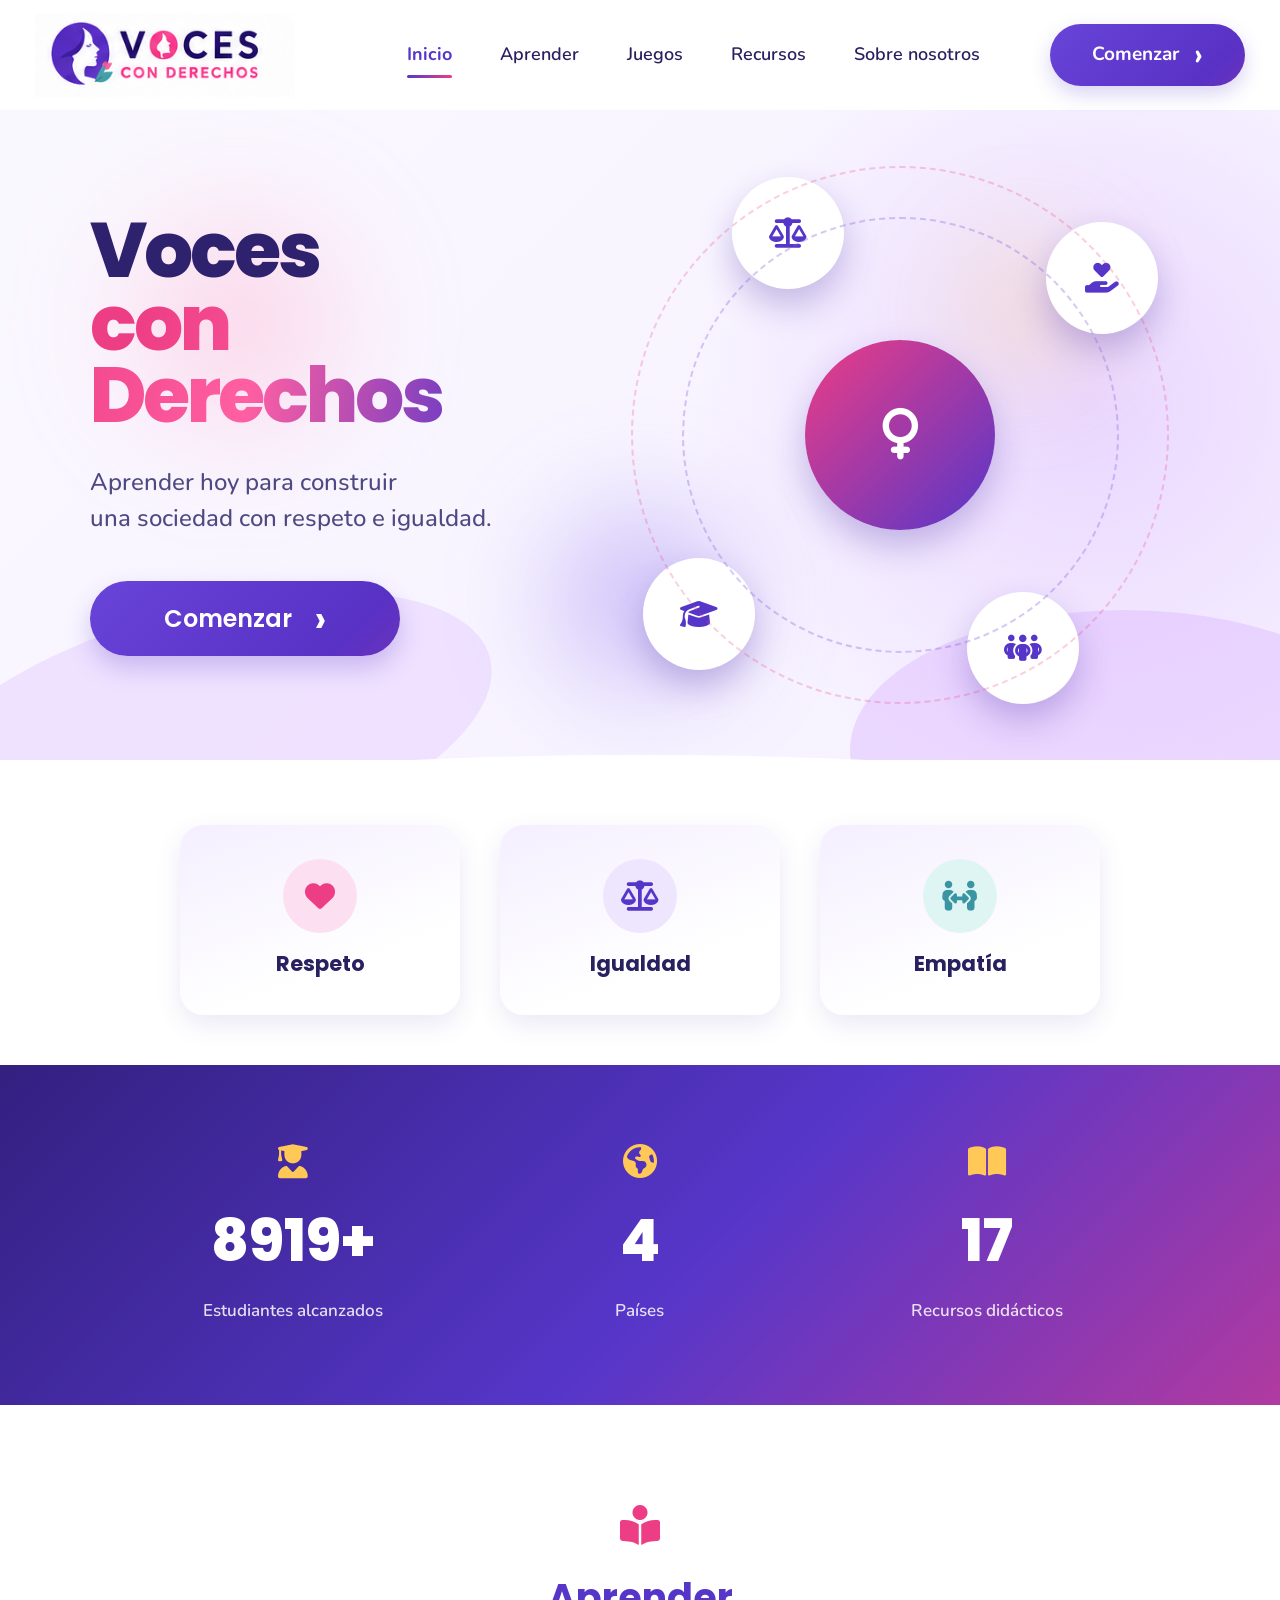
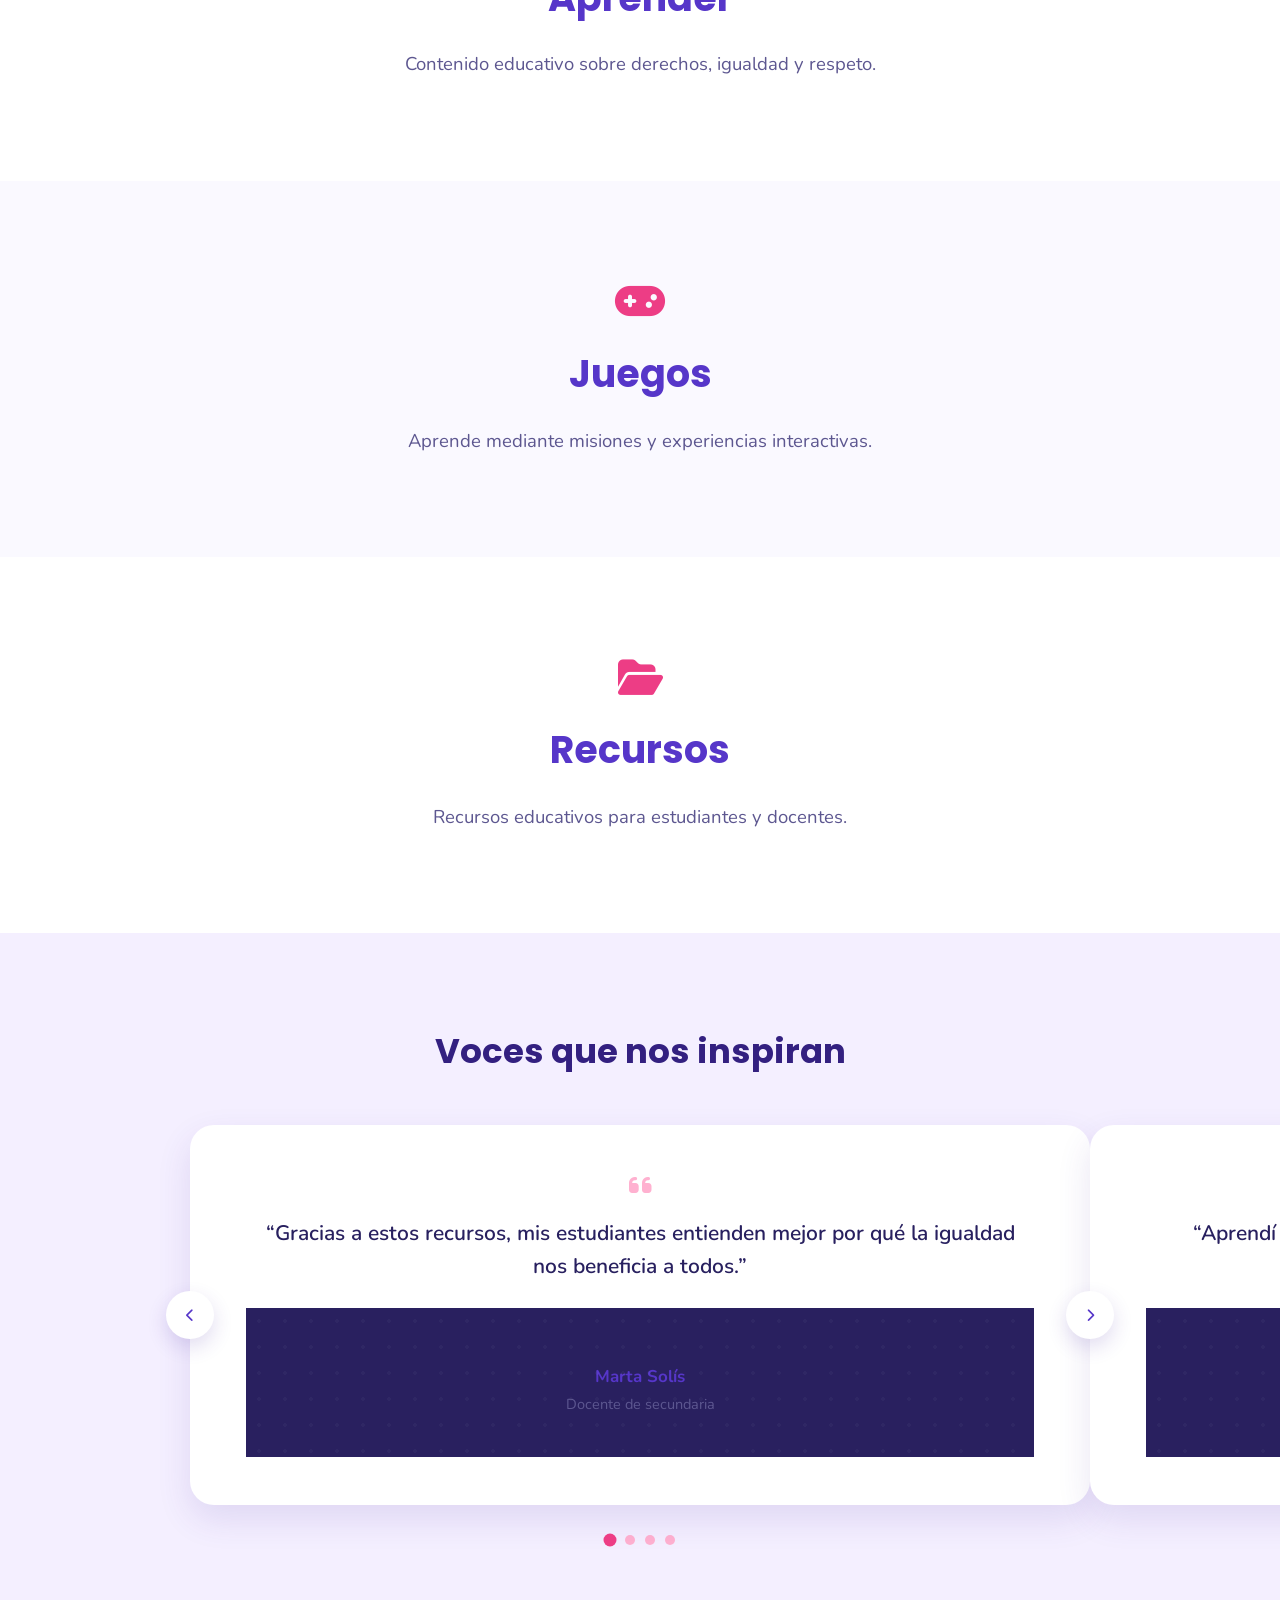
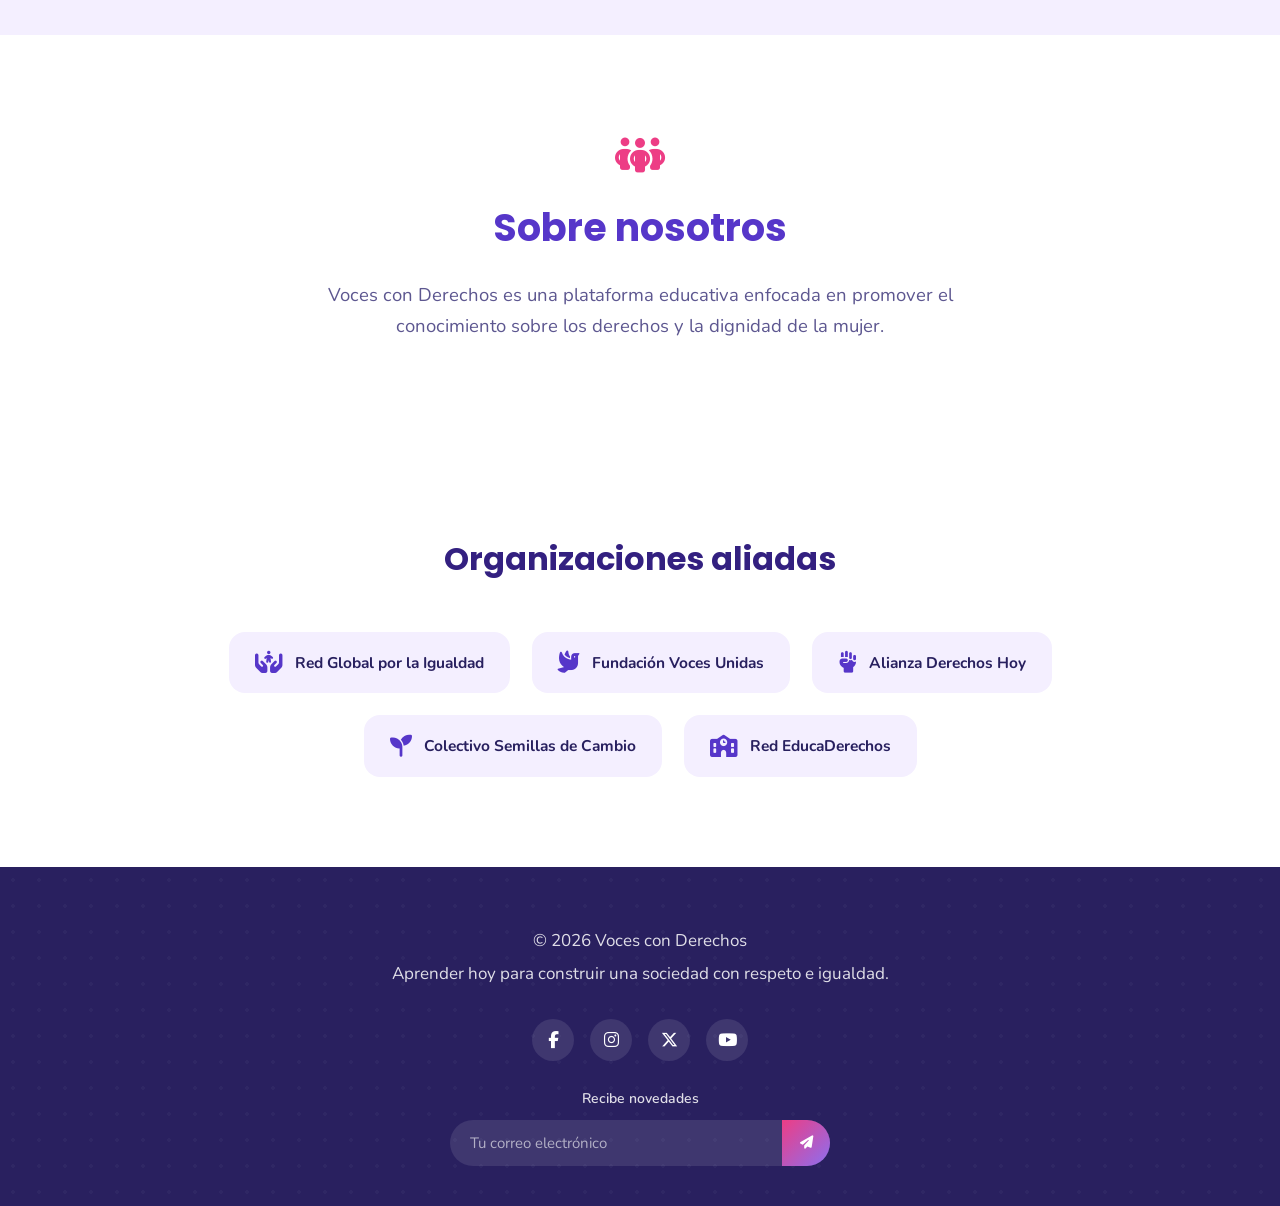
<file: Frontend/index.html>
<!DOCTYPE html>
<html lang="es">
<head>
    <meta charset="UTF-8">
    <meta name="viewport" content="width=device-width, initial-scale=1.0">

    <title>Voces con Derechos</title>

    <!-- Tipografías -->
    <link rel="preconnect" href="https://fonts.googleapis.com">
    <link rel="preconnect" href="https://fonts.gstatic.com" crossorigin>
    <link href="https://fonts.googleapis.com/css2?family=Poppins:wght@500;600;700;800&family=Nunito:wght@400;500;600;700;800&display=swap" rel="stylesheet">

    <!-- Iconos -->
    <link rel="stylesheet" href="https://cdnjs.cloudflare.com/ajax/libs/font-awesome/6.5.1/css/all.min.css">

    <link rel="stylesheet" href="css/style.css">
</head>

<body>


        <!-- NAVBAR -->
  
    <header class="navbar" id="navbar">

        <div class="navbar-container">

            <a href="index.html" class="logo-link">
                <img
                    src="assets/img/logo.png"
                    alt="Voces con Derechos"
                    class="logo"
                >
            </a>

            <nav class="nav-menu">
                <a href="#inicio" class="active">Inicio</a>
                <a href="#aprender">Aprender</a>
                <a href="#juegos">Juegos</a>
                <a href="#recursos">Recursos</a>
                <a href="#nosotros">Sobre nosotros</a>
            </nav>

            <a href="login.html" class="btn-start">
                Comenzar
                <span>›</span>
            </a>

            <button class="nav-toggle" id="navToggle" aria-label="Abrir menú" aria-expanded="false">
                <span></span>
                <span></span>
                <span></span>
            </button>

        </div>

    </header>


  
         <!-- HERO -->

    <main>

        <section class="hero" id="inicio">

            <div class="hero-blobs" aria-hidden="true">
                <span class="blob blob-1"></span>
                <span class="blob blob-2"></span>
                <span class="blob blob-3"></span>
            </div>

            <div class="hero-container">

                <!-- Texto -->
                <div class="hero-content">

                    <h1 class="reveal-load reveal-1">
                        Voces
                        <br>
                        <span>con Derechos</span>
                    </h1>

                    <p class="reveal-load reveal-2">
                        Aprender hoy para construir
                        <br class="desktop-only">
                        una sociedad con respeto e igualdad.
                    </p>

                    <a href="login.html" class="hero-button reveal-load reveal-3">
                        Comenzar
                        <span>›</span>
                    </a>

                </div>


                <!-- Imagen -->
                <div class="hero-image-container reveal-load reveal-3">

                    <div class="icon-cluster" role="img" aria-label="Ilustración de Voces con Derechos: diversidad, igualdad y educación">

                        <div class="icon-orb orb-center">
                            <i class="fa-solid fa-venus"></i>
                        </div>

                        <div class="icon-orb orb-1">
                            <i class="fa-solid fa-scale-balanced"></i>
                        </div>

                        <div class="icon-orb orb-2">
                            <i class="fa-solid fa-hand-holding-heart"></i>
                        </div>

                        <div class="icon-orb orb-3">
                            <i class="fa-solid fa-graduation-cap"></i>
                        </div>

                        <div class="icon-orb orb-4">
                            <i class="fa-solid fa-people-group"></i>
                        </div>

                        <span class="ring ring-1"></span>
                        <span class="ring ring-2"></span>

                    </div>

                </div>

            </div>

        </section>


        
             <!-- VALORES -->
       
        <section class="values reveal-on-scroll">

            <div class="values-container">

                <div class="value">

                    <div class="value-card">

                        <div class="value-card-face value-card-front">
                            <div class="value-icon respect">
                                <i class="fa-solid fa-heart"></i>
                            </div>
                            <h3>Respeto</h3>
                        </div>

                        <div class="value-card-face value-card-back">
                            <p>Valoramos la dignidad de cada persona, sin excepción.</p>
                        </div>

                    </div>

                </div>


                <div class="value">

                    <div class="value-card">

                        <div class="value-card-face value-card-front">
                            <div class="value-icon equality">
                                <i class="fa-solid fa-scale-balanced"></i>
                            </div>
                            <h3>Igualdad</h3>
                        </div>

                        <div class="value-card-face value-card-back">
                            <p>Las mismas oportunidades y derechos para todas las personas.</p>
                        </div>

                    </div>

                </div>


                <div class="value">

                    <div class="value-card">

                        <div class="value-card-face value-card-front">
                            <div class="value-icon empathy">
                                <i class="fa-solid fa-people-arrows"></i>
                            </div>
                            <h3>Empatía</h3>
                        </div>

                        <div class="value-card-face value-card-back">
                            <p>Escuchamos y comprendemos la experiencia de los demás.</p>
                        </div>

                    </div>

                </div>

            </div>

        </section>


            <!-- ESTADÍSTICAS -->

        <section class="stats reveal-on-scroll" id="impacto">

            <div class="stats-container">

                <div class="stat">
                    <i class="fa-solid fa-user-graduate stat-icon"></i>
                    <span class="stat-number" data-target="10000" data-suffix="+">0</span>
                    <p class="stat-label">Estudiantes alcanzados</p>
                </div>

                <div class="stat">
                    <i class="fa-solid fa-earth-americas stat-icon"></i>
                    <span class="stat-number" data-target="5">0</span>
                    <p class="stat-label">Países</p>
                </div>

                <div class="stat">
                    <i class="fa-solid fa-book-open stat-icon"></i>
                    <span class="stat-number" data-target="20">0</span>
                    <p class="stat-label">Recursos didácticos</p>
                </div>

            </div>

        </section>

            <!-- SECCIONES FUTURAS -->

        <section id="aprender" class="placeholder-section reveal-on-scroll">
            <i class="fa-solid fa-book-open-reader section-icon"></i>
            <h2>Aprender</h2>
            <p>
                Contenido educativo sobre derechos, igualdad y respeto.
            </p>
        </section>

        <section id="juegos" class="placeholder-section reveal-on-scroll">
            <i class="fa-solid fa-gamepad section-icon"></i>
            <h2>Juegos</h2>
            <p>
                Aprende mediante misiones y experiencias interactivas.
            </p>
        </section>

        <section id="recursos" class="placeholder-section reveal-on-scroll">
            <i class="fa-solid fa-folder-open section-icon"></i>
            <h2>Recursos</h2>
            <p>
                Recursos educativos para estudiantes y docentes.
            </p>
        </section>


            <!-- TESTIMONIOS -->

        <section class="testimonials reveal-on-scroll" id="testimonios">

            <div class="testimonials-container">

                <h2 class="testimonials-title">Voces que nos inspiran</h2>

                <div class="testimonial-slider">

                    <div class="testimonial-track" id="testimonialTrack">

                        <blockquote class="testimonial-card">
                            <i class="fa-solid fa-quote-left quote-icon"></i>
                            <p>“Gracias a estos recursos, mis estudiantes entienden mejor por qué la igualdad nos beneficia a todos.”</p>
                            <footer>
                                <span class="testimonial-name">Marta Solís</span>
                                <span class="testimonial-role">Docente de secundaria</span>
                            </footer>
                        </blockquote>

                        <blockquote class="testimonial-card">
                            <i class="fa-solid fa-quote-left quote-icon"></i>
                            <p>“Aprendí a reconocer mis propios derechos y a defenderlos con respeto y confianza.”</p>
                            <footer>
                                <span class="testimonial-name">Camila Reyes</span>
                                <span class="testimonial-role">Estudiante, 16 años</span>
                            </footer>
                        </blockquote>

                        <blockquote class="testimonial-card">
                            <i class="fa-solid fa-quote-left quote-icon"></i>
                            <p>“Una plataforma que convierte valores importantes en actividades cercanas y fáciles de entender.”</p>
                            <footer>
                                <span class="testimonial-name">Luis Fernández</span>
                                <span class="testimonial-role">Padre de familia</span>
                            </footer>
                        </blockquote>

                        <blockquote class="testimonial-card">
                            <i class="fa-solid fa-quote-left quote-icon"></i>
                            <p>“El enfoque en empatía nos ayudó a mejorar la convivencia dentro y fuera del aula.”</p>
                            <footer>
                                <span class="testimonial-name">Ana Belén Torres</span>
                                <span class="testimonial-role">Orientadora escolar</span>
                            </footer>
                        </blockquote>

                    </div>

                    <button class="testimonial-arrow prev" id="testimonialPrev" aria-label="Testimonio anterior">
                        <i class="fa-solid fa-chevron-left"></i>
                    </button>

                    <button class="testimonial-arrow next" id="testimonialNext" aria-label="Testimonio siguiente">
                        <i class="fa-solid fa-chevron-right"></i>
                    </button>

                </div>

                <div class="testimonial-dots" id="testimonialDots"></div>

            </div>

        </section>


        <section id="nosotros" class="placeholder-section reveal-on-scroll">
            <i class="fa-solid fa-people-group section-icon"></i>
            <h2>Sobre nosotros</h2>
            <p>
                Voces con Derechos es una plataforma educativa enfocada
                en promover el conocimiento sobre los derechos y la dignidad
                de la mujer.
            </p>
        </section>


            <!-- ALIADOS -->

        <section class="allies reveal-on-scroll" id="aliados">

            <div class="allies-container">

                <h2 class="allies-title">Organizaciones aliadas</h2>

                <div class="allies-grid">

                    <div class="ally">
                        <i class="fa-solid fa-hands-holding-child"></i>
                        <span>Red Global por la Igualdad</span>
                    </div>

                    <div class="ally">
                        <i class="fa-solid fa-dove"></i>
                        <span>Fundación Voces Unidas</span>
                    </div>

                    <div class="ally">
                        <i class="fa-solid fa-hand-fist"></i>
                        <span>Alianza Derechos Hoy</span>
                    </div>

                    <div class="ally">
                        <i class="fa-solid fa-seedling"></i>
                        <span>Colectivo Semillas de Cambio</span>
                    </div>

                    <div class="ally">
                        <i class="fa-solid fa-school"></i>
                        <span>Red EducaDerechos</span>
                    </div>

                </div>

            </div>

        </section>

    </main>


        <!-- FOOTER -->
    <footer>

        <div class="footer-container">

            <div class="footer-main">

                <p>
                    © 2026 Voces con Derechos
                </p>

                <p>
                    Aprender hoy para construir una sociedad con respeto e igualdad.
                </p>

            </div>

            <div class="footer-social">

                <a href="#" aria-label="Facebook"><i class="fa-brands fa-facebook-f"></i></a>
                <a href="#" aria-label="Instagram"><i class="fa-brands fa-instagram"></i></a>
                <a href="#" aria-label="X"><i class="fa-brands fa-x-twitter"></i></a>
                <a href="#" aria-label="YouTube"><i class="fa-brands fa-youtube"></i></a>

            </div>

            <form class="footer-subscribe" onsubmit="return false;">
                <label for="footerEmail">Recibe novedades</label>
                <div class="footer-subscribe-field">
                    <input type="email" id="footerEmail" placeholder="Tu correo electrónico">
                    <button type="submit" aria-label="Suscribirse">
                        <i class="fa-solid fa-paper-plane"></i>
                    </button>
                </div>
            </form>

        </div>

    </footer>


    <script src="js/main.js"></script>

</body>
</html>
</file>
<file: Frontend/css/style.css>
/* =========================================
   VARIABLES
========================================= */

:root {
    --primary: #5636c9;
    --primary-dark: #332080;
    --primary-light: #8b6ff0;

    --pink: #ed3d85;
    --pink-vibrant: #ff5fa2;
    --pink-light: #ffb1d0;

    --purple-light: #f4efff;
    --purple-soft: #eee7ff;

    --gold: #ffc857;

    --text: #28205f;
    --text-light: #5d5790;

    --white: #ffffff;

    --container: 1380px;

    --font-display: "Poppins", "Segoe UI", sans-serif;
    --font-body: "Nunito", "Segoe UI", sans-serif;

    --ease: cubic-bezier(0.22, 1, 0.36, 1);
}


/* =========================================
   RESET
========================================= */

* {
    margin: 0;
    padding: 0;
    box-sizing: border-box;
}

html {
    scroll-behavior: smooth;
    scroll-padding-top: 110px;
}

body {
    font-family: var(--font-body);
    font-size: 17px;
    line-height: 1.65;
    color: var(--text);
    background: var(--white);
    -webkit-font-smoothing: antialiased;
}

h1, h2, h3, h4 {
    font-family: var(--font-display);
}

a {
    text-decoration: none;
    color: inherit;
}

img {
    max-width: 100%;
}

button {
    font-family: inherit;
    border: none;
    background: none;
    cursor: pointer;
}

@media (prefers-reduced-motion: reduce) {
    *, *::before, *::after {
        animation-duration: 0.001ms !important;
        animation-iteration-count: 1 !important;
        transition-duration: 0.001ms !important;
        scroll-behavior: auto !important;
    }
}


/* =========================================
   ANIMACIONES GLOBALES
========================================= */

@keyframes fadeUp {
    from {
        opacity: 0;
        transform: translateY(28px);
    }
    to {
        opacity: 1;
        transform: translateY(0);
    }
}

@keyframes floatSlow {
    0%, 100% { transform: translate(0, 0); }
    50% { transform: translate(14px, -22px); }
}

@keyframes floatSlower {
    0%, 100% { transform: translate(0, 0); }
    50% { transform: translate(-18px, 16px); }
}

@keyframes pulseSoft {
    0%, 100% { transform: scale(1); }
    50% { transform: scale(1.06); }
}

@keyframes spinSlow {
    from { transform: rotate(0deg); }
    to { transform: rotate(360deg); }
}

@keyframes spinSlowReverse {
    from { transform: rotate(360deg); }
    to { transform: rotate(0deg); }
}

@keyframes orbitFloat {
    0%, 100% { transform: translateY(0) scale(1); }
    50% { transform: translateY(-12px) scale(1.04); }
}


/* Aparición al cargar (héroe) */

.reveal-load {
    opacity: 0;
    animation: fadeUp 0.9s var(--ease) forwards;
}

.reveal-1 { animation-delay: 0.05s; }
.reveal-2 { animation-delay: 0.22s; }
.reveal-3 { animation-delay: 0.4s; }


/* Aparición al hacer scroll */

.reveal-on-scroll {
    opacity: 0;
    transform: translateY(30px);
    transition: opacity 0.8s var(--ease), transform 0.8s var(--ease);
}

.reveal-on-scroll.is-visible {
    opacity: 1;
    transform: translateY(0);
}

.reveal-on-scroll .stagger {
    opacity: 0;
    transform: translateY(20px);
    transition: opacity 0.7s var(--ease), transform 0.7s var(--ease);
}

.reveal-on-scroll.is-visible .stagger {
    opacity: 1;
    transform: translateY(0);
}

.reveal-on-scroll.is-visible .stagger:nth-child(1) { transition-delay: 0.05s; }
.reveal-on-scroll.is-visible .stagger:nth-child(2) { transition-delay: 0.15s; }
.reveal-on-scroll.is-visible .stagger:nth-child(3) { transition-delay: 0.25s; }
.reveal-on-scroll.is-visible .stagger:nth-child(4) { transition-delay: 0.35s; }
.reveal-on-scroll.is-visible .stagger:nth-child(5) { transition-delay: 0.45s; }


/* =========================================
   NAVBAR
========================================= */

.navbar {
    width: 100%;
    height: 110px;
    background: rgba(255, 255, 255, 0);
    position: sticky;
    top: 0;
    z-index: 100;

    box-shadow: none;
    transition: background 0.35s var(--ease), box-shadow 0.35s var(--ease), height 0.35s var(--ease);
}

.navbar.scrolled {
    height: 86px;
    background: rgba(255, 255, 255, 0.92);
    backdrop-filter: blur(10px);
    box-shadow: 0 8px 30px rgba(50, 30, 100, 0.1);
}

.navbar-container {
    max-width: var(--container);
    height: 100%;

    margin: 0 auto;
    padding: 0 35px;

    display: flex;
    align-items: center;
    justify-content: space-between;
}


/* Logo */

.logo-link {
    display: flex;
    align-items: center;
}

.logo {
    width: 260px;
    height: auto;
    display: block;
    transition: width 0.35s var(--ease);
}

.navbar.scrolled .logo {
    width: 220px;
}


/* Navigation */

.nav-menu {
    display: flex;
    align-items: center;
    gap: 48px;

    margin-left: auto;
    margin-right: 70px;
}

.nav-menu a {
    position: relative;

    font-size: 18px;
    font-weight: 600;

    color: var(--text);

    padding: 12px 0;

    transition: color 0.25s var(--ease);
}

.nav-menu a::after {
    content: "";
    position: absolute;
    left: 0;
    right: 0;
    bottom: 4px;
    height: 3px;
    border-radius: 10px;
    background: linear-gradient(90deg, var(--primary), var(--pink));
    transform: scaleX(0);
    transform-origin: left;
    transition: transform 0.3s var(--ease);
}

.nav-menu a:hover {
    color: var(--primary);
}

.nav-menu a:hover::after {
    transform: scaleX(1);
}

.nav-menu a.active {
    color: var(--primary);
    font-weight: 700;
}

.nav-menu a.active::after {
    transform: scaleX(1);
}


/* Botón navbar */

.btn-start {
    display: flex;
    align-items: center;
    justify-content: center;

    gap: 15px;

    min-width: 195px;
    height: 62px;

    padding: 0 28px;

    border-radius: 40px;

    background: linear-gradient(135deg, #6844d8, #5931c5 45%, var(--pink) 130%);
    background-size: 180% 180%;

    color: white;

    font-size: 19px;
    font-weight: 700;

    box-shadow: 0 8px 20px rgba(86, 54, 201, 0.22);

    transition: transform 0.3s var(--ease), box-shadow 0.3s var(--ease), background-position 0.5s var(--ease);
}

.btn-start span {
    font-size: 32px;
    line-height: 0;
    transition: transform 0.3s var(--ease);
}

.btn-start:hover {
    transform: translateY(-3px) scale(1.03);

    box-shadow: 0 14px 28px rgba(86, 54, 201, 0.32);
    background-position: 100% 0%;
}

.btn-start:hover span {
    transform: translateX(4px);
}

.nav-toggle {
    display: none;
    flex-direction: column;
    justify-content: center;
    gap: 5px;
    width: 40px;
    height: 40px;
}

.nav-toggle span {
    display: block;
    height: 3px;
    border-radius: 3px;
    background: var(--primary-dark);
    transition: transform 0.3s var(--ease), opacity 0.3s var(--ease);
}


/* =========================================
   HERO
========================================= */

.hero {
    min-height: 650px;

    position: relative;
    overflow: hidden;

    background:
        radial-gradient(
            circle at 85% 45%,
            rgba(230, 207, 255, 0.8),
            transparent 35%
        ),
        linear-gradient(
            135deg,
            #faf8ff 0%,
            #f6f1ff 45%,
            #efe2ff 75%,
            #f9e6ff 100%
        );
    background-size: 100% 100%, 220% 220%;
    animation: heroGradientShift 16s ease-in-out infinite alternate;
}

@keyframes heroGradientShift {
    0% { background-position: 0% 0%, 0% 30%; }
    100% { background-position: 0% 0%, 100% 70%; }
}


/* Decoración del fondo */

.hero::before {
    content: "";

    position: absolute;

    width: 600px;
    height: 250px;

    left: -100px;
    bottom: -100px;

    background: rgba(220, 189, 255, 0.35);

    border-radius: 50%;

    transform: rotate(-15deg);
}

.hero::after {
    content: "";

    position: absolute;

    width: 550px;
    height: 280px;

    right: -120px;
    bottom: -130px;

    background: rgba(219, 183, 255, 0.45);

    border-radius: 50%;
}

.hero-blobs {
    position: absolute;
    inset: 0;
    z-index: 1;
    pointer-events: none;
}

.blob {
    position: absolute;
    border-radius: 50%;
    filter: blur(50px);
    opacity: 0.55;
}

.blob-1 {
    width: 320px;
    height: 320px;
    top: 8%;
    left: 6%;
    background: radial-gradient(circle, var(--pink-light), transparent 70%);
    animation: floatSlow 11s ease-in-out infinite;
}

.blob-2 {
    width: 260px;
    height: 260px;
    top: 55%;
    left: 40%;
    background: radial-gradient(circle, var(--primary-light), transparent 70%);
    animation: floatSlower 14s ease-in-out infinite;
}

.blob-3 {
    width: 200px;
    height: 200px;
    top: 15%;
    right: 12%;
    background: radial-gradient(circle, var(--gold), transparent 70%);
    opacity: 0.35;
    animation: floatSlow 9s ease-in-out infinite reverse;
}


/* Contenedor */

.hero-container {
    max-width: var(--container);

    min-height: 650px;

    margin: 0 auto;

    padding: 30px 35px;

    display: grid;

    grid-template-columns: 43% 57%;

    align-items: center;

    position: relative;
    z-index: 2;
}


/* Texto */

.hero-content {
    padding-left: 55px;

    position: relative;
    z-index: 3;
}

.hero-content h1 {
    font-size: clamp(65px, 6vw, 105px);

    line-height: 0.95;

    letter-spacing: -3px;

    font-weight: 800;

    color: #2e216e;
}

.hero-content h1 span {
    background: linear-gradient(100deg, var(--pink) 10%, var(--pink-vibrant) 60%, var(--primary) 110%);
    -webkit-background-clip: text;
    background-clip: text;
    color: transparent;
}

.hero-content p {
    margin-top: 32px;

    font-size: 24px;
    font-weight: 500;

    line-height: 1.5;

    color: #4e4980;

    max-width: 620px;
}


/* Botón hero */

.hero-button {
    display: inline-flex;

    align-items: center;
    justify-content: center;

    gap: 22px;

    margin-top: 45px;

    min-width: 310px;
    height: 75px;

    border-radius: 45px;

    background: linear-gradient(135deg, #6944d9, #5831c5 45%, var(--pink) 130%);
    background-size: 180% 180%;

    color: white;

    font-size: 24px;
    font-family: var(--font-display);

    font-weight: 600;

    box-shadow:
        0 12px 25px rgba(86, 54, 201, 0.25);

    transition: transform 0.3s var(--ease), box-shadow 0.3s var(--ease), background-position 0.5s var(--ease);
}

.hero-button span {
    font-size: 40px;
    line-height: 0;
    transition: transform 0.3s var(--ease);
}

.hero-button:hover {
    transform: translateY(-4px) scale(1.02);

    box-shadow:
        0 18px 34px rgba(86, 54, 201, 0.35);
    background-position: 100% 0%;
}

.hero-button:hover span {
    transform: translateX(5px);
}

.hero-button:focus-visible,
.btn-start:focus-visible,
.nav-menu a:focus-visible {
    outline: 3px solid var(--pink);
    outline-offset: 4px;
}


/* Imagen */

.hero-image-container {
    width: 100%;

    display: flex;
    justify-content: center;
    align-items: center;

    position: relative;
}

.icon-cluster {
    position: relative;
    width: 100%;
    max-width: 560px;
    aspect-ratio: 1 / 1;
    display: flex;
    align-items: center;
    justify-content: center;
}

.ring {
    position: absolute;
    border-radius: 50%;
    border: 2px dashed rgba(140, 100, 220, 0.35);
}

.ring-1 {
    width: 78%;
    height: 78%;
    animation: spinSlow 40s linear infinite;
}

.ring-2 {
    width: 96%;
    height: 96%;
    border-color: rgba(237, 61, 133, 0.25);
    animation: spinSlowReverse 55s linear infinite;
}

.icon-orb {
    position: absolute;
    display: flex;
    align-items: center;
    justify-content: center;
    border-radius: 50%;
    color: var(--white);
    box-shadow: 0 16px 34px rgba(70, 40, 160, 0.28);
}

.orb-center {
    width: 34%;
    height: 34%;
    font-size: clamp(34px, 4vw, 54px);
    background: linear-gradient(135deg, var(--pink), var(--primary));
    animation: pulseSoft 5s ease-in-out infinite;
    z-index: 2;
}

.icon-orb:not(.orb-center) {
    width: 20%;
    height: 20%;
    font-size: clamp(20px, 2.4vw, 30px);
    background: var(--white);
    color: var(--primary);
    animation: orbitFloat 6s ease-in-out infinite;
}

.orb-1 { top: 4%; left: 20%; animation-delay: 0s; background: linear-gradient(135deg, var(--purple-soft), var(--white)); }
.orb-2 { top: 12%; right: 4%; animation-delay: 1.2s; }
.orb-3 { bottom: 8%; left: 4%; animation-delay: 0.6s; }
.orb-4 { bottom: 2%; right: 18%; animation-delay: 1.8s; background: linear-gradient(135deg, var(--purple-soft), var(--white)); }


/* =========================================
   VALORES
========================================= */

.values {
    position: relative;

    margin-top: -5px;

    background: white;

    border-radius: 50% 50% 0 0 / 25% 25% 0 0;

    min-height: 220px;

    display: flex;
    align-items: center;

    padding: 40px 0 20px;

    z-index: 5;
}

.values-container {
    width: 100%;
    max-width: 1100px;

    margin: 0 auto;

    padding: 30px;

    display: flex;
    align-items: stretch;
    justify-content: center;

    gap: 40px;
}

.value {
    min-width: 220px;
    max-width: 280px;
    flex: 1;
    perspective: 1200px;
    height: 190px;
}

.value-card {
    position: relative;
    width: 100%;
    height: 100%;
    transition: transform 0.7s var(--ease);
    transform-style: preserve-3d;
}

.value:hover .value-card {
    transform: rotateY(180deg);
}

.value-card-face {
    position: absolute;
    inset: 0;

    display: flex;
    flex-direction: column;
    align-items: center;
    justify-content: center;
    gap: 14px;

    padding: 24px;

    border-radius: 24px;

    backface-visibility: hidden;

    box-shadow: 0 10px 26px rgba(70, 40, 160, 0.1);
    transition: box-shadow 0.3s var(--ease);
}

.value:hover .value-card-face {
    box-shadow: 0 18px 38px rgba(70, 40, 160, 0.18);
}

.value-card-front {
    background: linear-gradient(160deg, var(--purple-light), var(--white) 70%);
}

.value-card-back {
    background: linear-gradient(160deg, var(--primary), var(--pink));
    transform: rotateY(180deg);
    color: var(--white);
    text-align: center;
}

.value-card-back p {
    font-size: 15.5px;
    font-weight: 600;
    line-height: 1.5;
}

.value-icon {
    width: 74px;
    height: 74px;

    border-radius: 50%;

    display: flex;
    align-items: center;
    justify-content: center;

    font-size: 30px;

    flex-shrink: 0;

    transition: transform 0.35s var(--ease);
}

.value:hover .value-icon {
    transform: scale(1.08);
}

.value-icon.respect {
    background: #fce0f2;
    color: var(--pink);
}

.value-icon.equality {
    background: #eee5ff;
    color: var(--primary);
}

.value-icon.empathy {
    background: #dff5f4;
    color: #3995a1;
}

.value h3 {
    font-size: 21px;
    font-weight: 700;
    color: var(--text);
}


/* =========================================
   ESTADÍSTICAS
========================================= */

.stats {
    background: linear-gradient(135deg, var(--primary-dark), var(--primary) 55%, var(--pink) 130%);
    padding: 80px 30px;
}

.stats-container {
    max-width: 1000px;
    margin: 0 auto;

    display: grid;
    grid-template-columns: repeat(3, 1fr);
    gap: 40px;

    text-align: center;
}

.stat-icon {
    font-size: 34px;
    color: var(--gold);
    margin-bottom: 14px;
    display: block;
}

.stat-number {
    display: block;
    font-family: var(--font-display);
    font-size: clamp(40px, 5vw, 58px);
    font-weight: 800;
    color: var(--white);
}

.stat-label {
    margin-top: 8px;
    font-size: 17px;
    font-weight: 600;
    color: rgba(255, 255, 255, 0.85);
}


/* =========================================
   SECCIONES FUTURAS
========================================= */

.placeholder-section {
    min-height: 350px;

    padding: 100px 30px;

    text-align: center;

    background: #faf9ff;
}

.placeholder-section:nth-of-type(even) {
    background: white;
}

.section-icon {
    display: block;
    font-size: 40px;
    margin-bottom: 22px;
    color: var(--pink);
}

.placeholder-section h2 {
    font-size: 38px;
    font-weight: 700;

    margin-bottom: 20px;

    color: var(--primary);
}

.placeholder-section p {
    max-width: 700px;

    margin: 0 auto;

    font-size: 18.5px;

    line-height: 1.7;

    color: var(--text-light);
}


/* =========================================
   TESTIMONIOS
========================================= */

.testimonials {
    padding: 90px 30px;
    background: var(--purple-light);
}

.testimonials-container {
    max-width: 900px;
    margin: 0 auto;
    text-align: center;
}

.testimonials-title {
    font-size: 34px;
    font-weight: 700;
    color: var(--primary-dark);
    margin-bottom: 46px;
}

.testimonial-slider {
    position: relative;
}

.testimonial-track {
    display: flex;
    transition: transform 0.6s var(--ease);
}

.testimonial-card {
    flex: 0 0 100%;
    background: var(--white);
    border-radius: 24px;
    padding: 48px 56px;
    box-shadow: 0 14px 34px rgba(70, 40, 160, 0.12);
}

.quote-icon {
    font-size: 26px;
    color: var(--pink-light);
    margin-bottom: 18px;
}

.testimonial-card p {
    font-size: 21px;
    font-weight: 600;
    line-height: 1.55;
    color: var(--text);
}

.testimonial-card footer {
    margin-top: 26px;
    display: flex;
    flex-direction: column;
    gap: 2px;
}

.testimonial-name {
    font-weight: 700;
    color: var(--primary);
}

.testimonial-role {
    font-size: 14.5px;
    color: var(--text-light);
}

.testimonial-arrow {
    position: absolute;
    top: 50%;
    transform: translateY(-50%);

    width: 48px;
    height: 48px;

    border-radius: 50%;
    background: var(--white);
    color: var(--primary);

    display: flex;
    align-items: center;
    justify-content: center;

    box-shadow: 0 8px 20px rgba(70, 40, 160, 0.16);
    transition: transform 0.25s var(--ease), background 0.25s var(--ease), color 0.25s var(--ease);
}

.testimonial-arrow:hover {
    background: var(--primary);
    color: var(--white);
    transform: translateY(-50%) scale(1.08);
}

.testimonial-arrow.prev { left: -24px; }
.testimonial-arrow.next { right: -24px; }

.testimonial-dots {
    display: flex;
    justify-content: center;
    gap: 10px;
    margin-top: 30px;
}

.testimonial-dots button {
    width: 10px;
    height: 10px;
    border-radius: 50%;
    background: var(--pink-light);
    transition: background 0.25s var(--ease), transform 0.25s var(--ease);
}

.testimonial-dots button.active {
    background: var(--pink);
    transform: scale(1.3);
}


/* =========================================
   ALIADOS
========================================= */

.allies {
    padding: 90px 30px;
    text-align: center;
}

.allies-title {
    font-size: 32px;
    font-weight: 700;
    color: var(--primary-dark);
    margin-bottom: 46px;
}

.allies-grid {
    max-width: 1100px;
    margin: 0 auto;

    display: flex;
    flex-wrap: wrap;
    justify-content: center;
    gap: 22px;
}

.ally {
    display: flex;
    align-items: center;
    gap: 12px;

    padding: 18px 26px;

    border-radius: 16px;
    background: var(--purple-light);
    color: var(--text);

    font-weight: 700;
    font-size: 15.5px;

    transition: transform 0.3s var(--ease), box-shadow 0.3s var(--ease), background 0.3s var(--ease);
}

.ally i {
    font-size: 22px;
    color: var(--primary);
}

.ally:hover {
    transform: translateY(-5px);
    background: var(--white);
    box-shadow: 0 14px 28px rgba(70, 40, 160, 0.14);
}


/* =========================================
   FOOTER
========================================= */

footer {
    position: relative;
    overflow: hidden;

    padding: 55px 20px 40px;

    text-align: center;

    background: #29205f;

    color: white;
}

footer::before {
    content: "";
    position: absolute;
    inset: 0;
    opacity: 0.5;
    background-image:
        radial-gradient(rgba(255, 255, 255, 0.06) 2px, transparent 2px);
    background-size: 26px 26px;
    pointer-events: none;
}

.footer-container {
    position: relative;
    z-index: 1;

    max-width: 900px;
    margin: 0 auto;

    display: flex;
    flex-direction: column;
    align-items: center;
    gap: 26px;
}

footer p {
    margin: 5px;
    opacity: 0.85;
}

.footer-social {
    display: flex;
    gap: 16px;
}

.footer-social a {
    width: 42px;
    height: 42px;

    display: flex;
    align-items: center;
    justify-content: center;

    border-radius: 50%;
    background: rgba(255, 255, 255, 0.1);

    transition: transform 0.3s var(--ease), background 0.3s var(--ease);
}

.footer-social a:hover {
    background: linear-gradient(135deg, var(--pink), var(--primary-light));
    transform: translateY(-4px);
}

.footer-subscribe {
    width: 100%;
    max-width: 380px;
}

.footer-subscribe label {
    display: block;
    font-size: 14px;
    font-weight: 600;
    margin-bottom: 10px;
    opacity: 0.85;
}

.footer-subscribe-field {
    display: flex;
    border-radius: 40px;
    overflow: hidden;
    background: rgba(255, 255, 255, 0.1);
}

.footer-subscribe-field input {
    flex: 1;
    padding: 13px 20px;
    background: transparent;
    border: none;
    color: white;
    font-family: var(--font-body);
    font-size: 15px;
}

.footer-subscribe-field input::placeholder {
    color: rgba(255, 255, 255, 0.6);
}

.footer-subscribe-field button {
    width: 48px;
    background: linear-gradient(135deg, var(--pink), var(--primary-light));
    color: white;
    display: flex;
    align-items: center;
    justify-content: center;
    transition: filter 0.25s var(--ease);
}

.footer-subscribe-field button:hover {
    filter: brightness(1.1);
}


/* =========================================
   RESPONSIVE
========================================= */

@media (max-width: 1200px) {

    .nav-menu {
        gap: 25px;
        margin-right: 30px;
    }

    .nav-menu a {
        font-size: 16px;
    }

    .logo {
        width: 220px;
    }

    .hero-container {
        grid-template-columns: 45% 55%;
    }

    .hero-content {
        padding-left: 20px;
    }

    .hero-content h1 {
        font-size: 75px;
    }

    .hero-content p {
        font-size: 22px;
    }

    .testimonial-arrow.prev { left: 6px; }
    .testimonial-arrow.next { right: 6px; }

}


/* Tablet */

@media (max-width: 900px) {

    .navbar,
    .navbar.scrolled {
        height: auto;
    }

    .navbar-container {
        padding: 18px 20px;

        flex-wrap: wrap;

        gap: 16px;
    }

    .nav-toggle {
        display: flex;
        order: 2;
        margin-left: auto;
    }

    .btn-start {
        order: 4;
    }

    .nav-menu {
        order: 5;

        width: 100%;

        flex-direction: column;
        align-items: flex-start;

        max-height: 0;
        overflow: hidden;

        margin: 0;
        gap: 18px;

        transition: max-height 0.4s var(--ease);
    }

    .nav-menu.open {
        max-height: 320px;
        padding-top: 8px;
    }

    .btn-start {
        min-width: 145px;
        height: 50px;

        font-size: 16px;
    }

    .hero-container {
        grid-template-columns: 1fr;

        text-align: center;

        padding-top: 60px;
    }

    .hero-content {
        padding: 0;
    }

    .hero-content p {
        margin-left: auto;
        margin-right: auto;
    }

    .hero-image-container {
        margin-top: 30px;
    }

    .icon-cluster {
        max-width: 420px;
    }

    .values-container {
        flex-wrap: wrap;

        justify-content: center;

        gap: 30px;
    }

    .stats-container {
        grid-template-columns: 1fr;
        gap: 46px;
    }

    .testimonial-card {
        padding: 40px 30px;
    }

    .testimonial-arrow {
        display: none;
    }

}


/* Móvil */

@media (max-width: 600px) {

    .logo {
        width: 180px;
    }

    .navbar.scrolled .logo {
        width: 160px;
    }

    .btn-start {
        min-width: 120px;
        height: 45px;

        padding: 0 18px;
    }

    .btn-start span {
        font-size: 25px;
    }

    .nav-menu a {
        white-space: nowrap;
    }

    .hero {
        min-height: auto;
    }

    .hero-container {
        min-height: auto;

        padding: 55px 20px 20px;
    }

    .hero-content h1 {
        font-size: 58px;

        letter-spacing: -2px;
    }

    .hero-content p {
        font-size: 19px;
    }

    .desktop-only {
        display: none;
    }

    .hero-button {
        min-width: 230px;

        height: 60px;

        font-size: 19px;
    }

    .hero-button span {
        font-size: 30px;
    }

    .icon-cluster {
        max-width: 300px;
    }

    .values {
        border-radius: 40% 40% 0 0 / 10% 10% 0 0;
    }

    .values-container {
        flex-direction: column;

        align-items: center;

        max-width: 300px;
    }

    .value {
        width: 100%;
    }

    .allies-grid {
        flex-direction: column;
        align-items: stretch;
    }

    .footer-subscribe-field input {
        font-size: 14px;
    }

}
</file>
